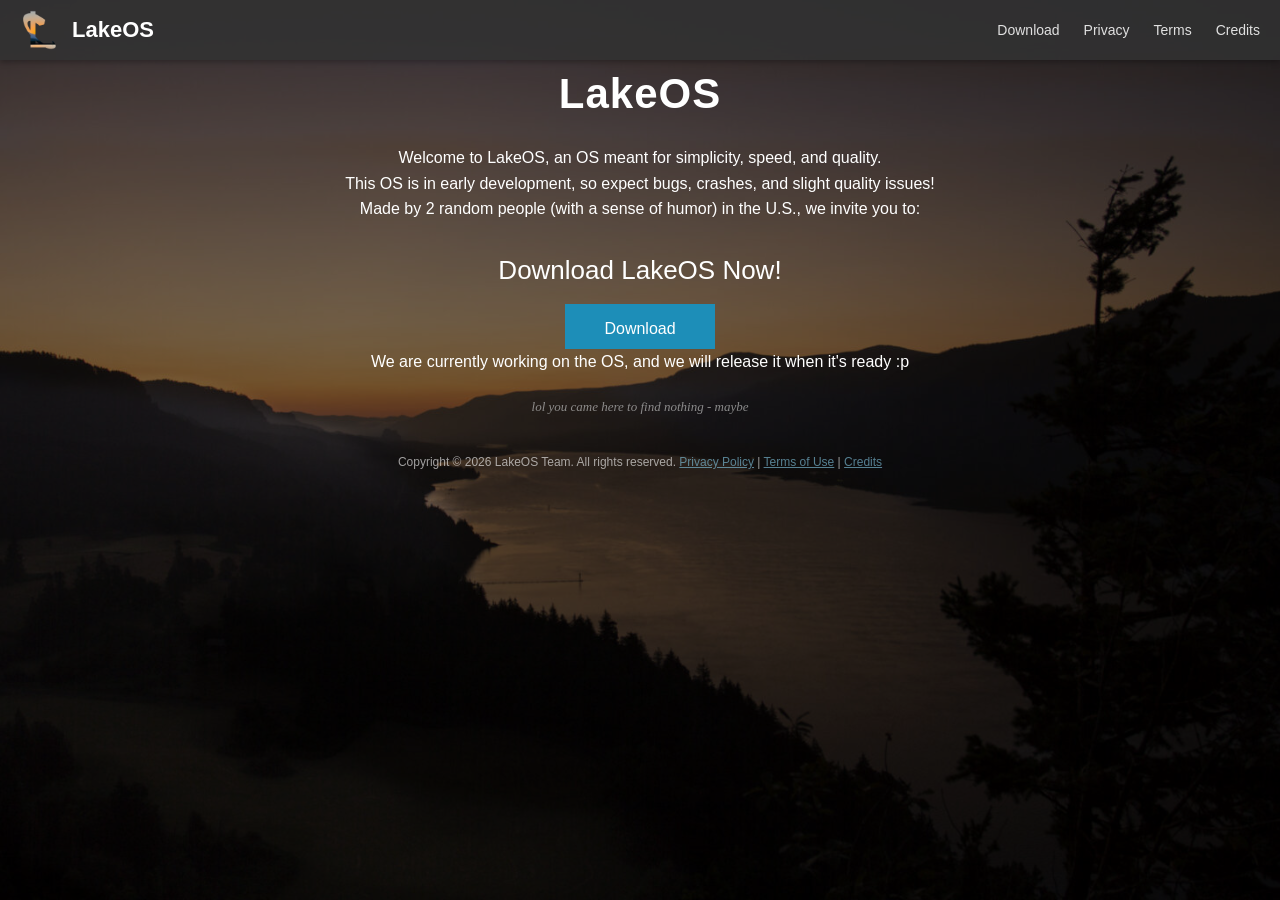
<file: index.html>
<!DOCTYPE html>
<html lang="en">
<head>
    <meta charset="UTF-8">
    <meta name="viewport" content="width=device-width, initial-scale=1.0">
    <title>LakeOS</title>
    <link rel="stylesheet" href="style.css">
    <link rel="icon" href="assets/transparent-lakeos-logo.png">
    <script src="script.js"></script>
</head>

<body>
<div id="announcement-wrapper" class="notification-bar" style="border:none; height:43px; width:100%; display:flex; align-items:center; justify-content:center; padding:0 0; overflow:hidden;"></div>
<script>
(function loadAnnouncement(){
    const wrapper = document.getElementById('announcement-wrapper');
    if(!wrapper) return;
    const url = 'announcement.html?_=' + Date.now();
    fetch(url).then(r=>r.text()).then(html=>{
        const doc = new DOMParser().parseFromString(html,'text/html');
        let cfg = {display:1, omit:[]};
        const meta = doc.querySelector('meta[name="announce-config"]');
        if (meta && meta.content) {
            try { cfg = JSON.parse(meta.content); } catch(e) {}
        } else {
            const cfgScript = doc.getElementById('announce-config');
            if (cfgScript) {
                try { cfg = JSON.parse(cfgScript.textContent); } catch(e) {}
            }
        }
        const page = (location.pathname.split('/').pop() || 'index.html');
        const omit = Array.isArray(cfg.omit) ? cfg.omit : [];
        if (String(cfg.display) === '0' || omit.indexOf(page) !== -1) {
            wrapper.innerHTML = '';
            wrapper.style.display = 'none';
            return;
        }
        wrapper.style.display = 'flex';
        wrapper.innerHTML = '<iframe src="announcement.html?_=' + Date.now() + '" style="border:none; height:43px; width:100%;"></iframe>';
    }).catch(()=>{wrapper.innerHTML=''; wrapper.style.display='none';});
    setTimeout(loadAnnouncement,5000);
})();
</script>
<header class="lakeos-header">
    <a href="index.html" class="logo-link">
        <img src="assets/transparent-lakeos-logo.png" alt="LakeOS Logo" class="logo">
        <span class="logo-text">LakeOS</span>
    </a>
    <div class="menu-toggle" onclick="toggleMenu()">☰</div>
    <nav class="header-nav">
        <a href="download.html">Download</a>
        <a href="privacy.html">Privacy</a>
        <a href="terms.html">Terms</a>
        <a href="credits.html">Credits</a>
    </nav>
</header>
<h1 id="title" class="default">LakeOS</h1>
<p class="default">Welcome to LakeOS, an OS meant for simplicity, speed, and quality.</p>
<p class="default">This OS is in early development, so expect bugs, crashes, and slight quality issues!</p>
<p class="default"> Made by 2 random people (with a sense of humor) in the U.S., we invite you to:</p>
<h2 class="default" id="presentation">Download LakeOS Now!</h2>
<button class="default" id="download" onclick="goto('download.html')">Download</button>
<p class="default">We are currently working on the OS, and we will release it when it's ready :p</p>
<p class="quiet" id="whisper">lol you came here to find nothing - maybe</p>
<footer class="footer">Copyright © 2026 LakeOS Team. All rights reserved. <a href="privacy.html">Privacy Policy</a> | <a href="terms.html">Terms of Use</a> | <a href="credits.html">Credits</a></footer>    
</body>
</html>
</file>
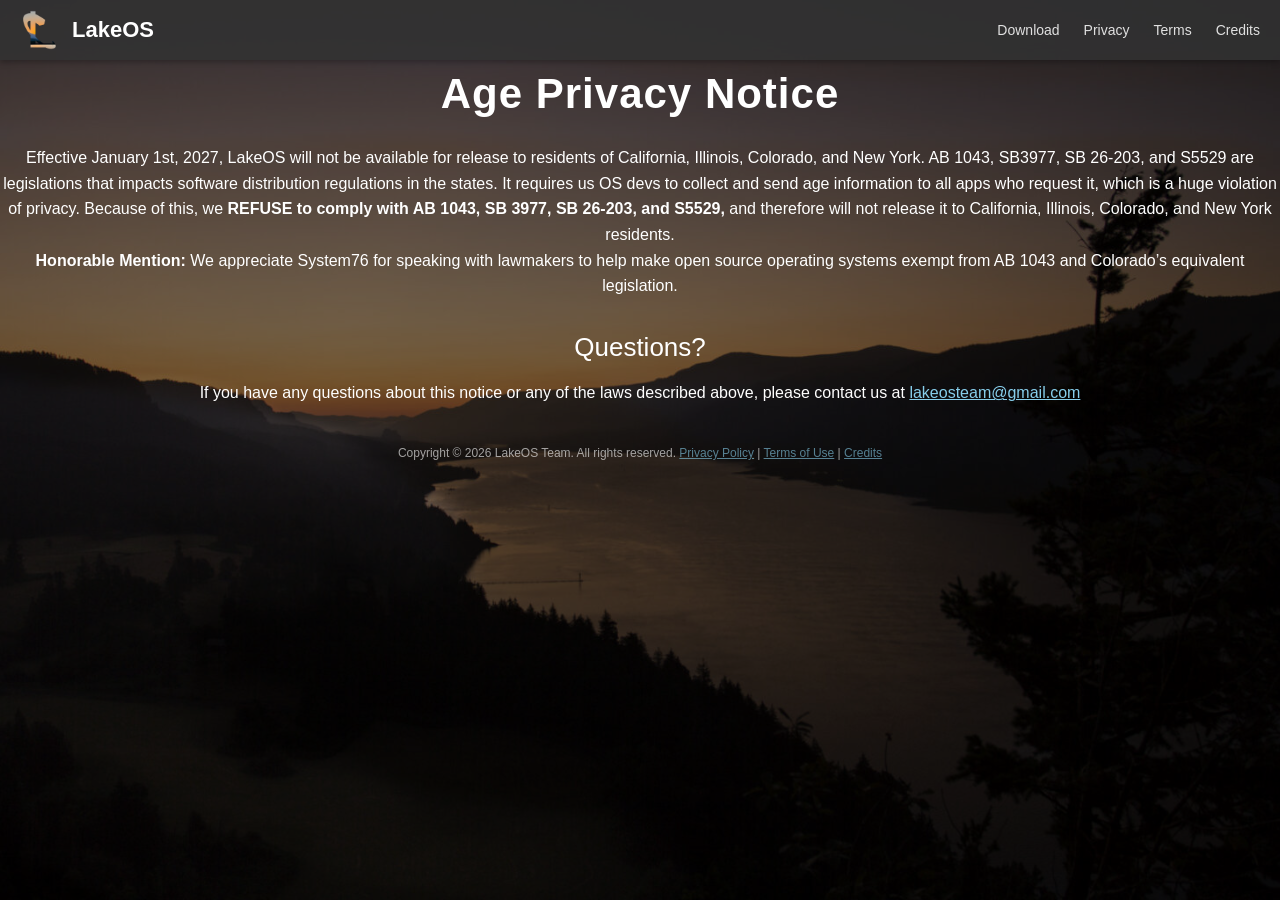
<file: ab1043.html>
<!DOCTYPE html>
<html lang="en">
<head>
    <meta charset="UTF-8">
    <meta name="viewport" content="width=device-width, initial-scale=1.0">
    <title>LakeOS - Age Privacy Notice</title>
    <link rel="stylesheet" href="style.css">
    <link rel="icon" href="assets/transparent-lakeos-logo.png">
    <script src="script.js"></script>
</head>
<body>
<div id="announcement-wrapper" class="notification-bar" style="border:none; height:43px; width:100%; display:flex; align-items:center; justify-content:center; padding:0; overflow:hidden;"></div>
<script>
(function loadAnnouncement(){
    const wrapper = document.getElementById('announcement-wrapper');
    if(!wrapper) return;
    const url = 'announcement.html?_=' + Date.now();
    fetch(url).then(r=>r.text()).then(html=>{
        const doc = new DOMParser().parseFromString(html,'text/html');
        let cfg = {display:1, omit:[]};
        const meta = doc.querySelector('meta[name="announce-config"]');
        if (meta && meta.content) {
            try { cfg = JSON.parse(meta.content); } catch(e) {}
        } else {
            const cfgScript = doc.getElementById('announce-config');
            if (cfgScript) {
                try { cfg = JSON.parse(cfgScript.textContent); } catch(e) {}
            }
        }
        const page = (location.pathname.split('/').pop() || 'index.html');
        const omit = Array.isArray(cfg.omit) ? cfg.omit : [];
        if (String(cfg.display) === '0' || omit.indexOf(page) !== -1) {
            wrapper.innerHTML = '';
            wrapper.style.display = 'none';
            return;
        }
        wrapper.style.display = 'flex';
        wrapper.innerHTML = '<iframe src="announcement.html?_=' + Date.now() + '" style="border:none; height:43px; width:100%;"></iframe>';
    }).catch(()=>{wrapper.innerHTML=''; wrapper.style.display='none';});
    setTimeout(loadAnnouncement,5000);
})();
</script>
<header class="lakeos-header">
    <a href="index.html" class="logo-link">
        <img src="assets/transparent-lakeos-logo.png" alt="LakeOS Logo" class="logo">
        <span class="logo-text">LakeOS</span>
    </a>
    <div class="menu-toggle" onclick="toggleMenu()">☰</div>
    <nav class="header-nav">
        <a href="download.html">Download</a>
        <a href="privacy.html">Privacy</a>
        <a href="terms.html">Terms</a>
        <a href="credits.html">Credits</a>
    </nav>
</header>
<h1 id="title" class="default">Age Privacy Notice</h1>
<p class="default">Effective January 1st, 2027, LakeOS will not be available for release to residents of California, Illinois, Colorado, and New York. AB 1043, SB3977, SB 26-203, and S5529 are legislations that impacts software distribution regulations in the states. It requires us OS devs to collect and send age information to all apps who request it, which is a huge violation of privacy. Because of this, we <b>REFUSE to comply with AB 1043, SB 3977, SB 26-203, and S5529,</b> and therefore will not release it to California, Illinois, Colorado, and New York residents.</p>
<p class="default"><b>Honorable Mention:</b> We appreciate System76 for speaking with lawmakers to help make open source operating systems exempt from AB 1043 and Colorado’s equivalent legislation.</p>

<h2 class="default" id="presentation">Questions?</h2>
<p class="default">If you have any questions about this notice or any of the laws described above, please contact us at <a href="mailto:lakeosteam@gmail.com">lakeosteam@gmail.com</a></p>

<footer class="footer">Copyright © 2026 LakeOS Team. All rights reserved. <a href="privacy.html">Privacy Policy</a> | <a href="terms.html">Terms of Use</a> | <a href="credits.html">Credits</a></footer>
</body>
</html>
</file>
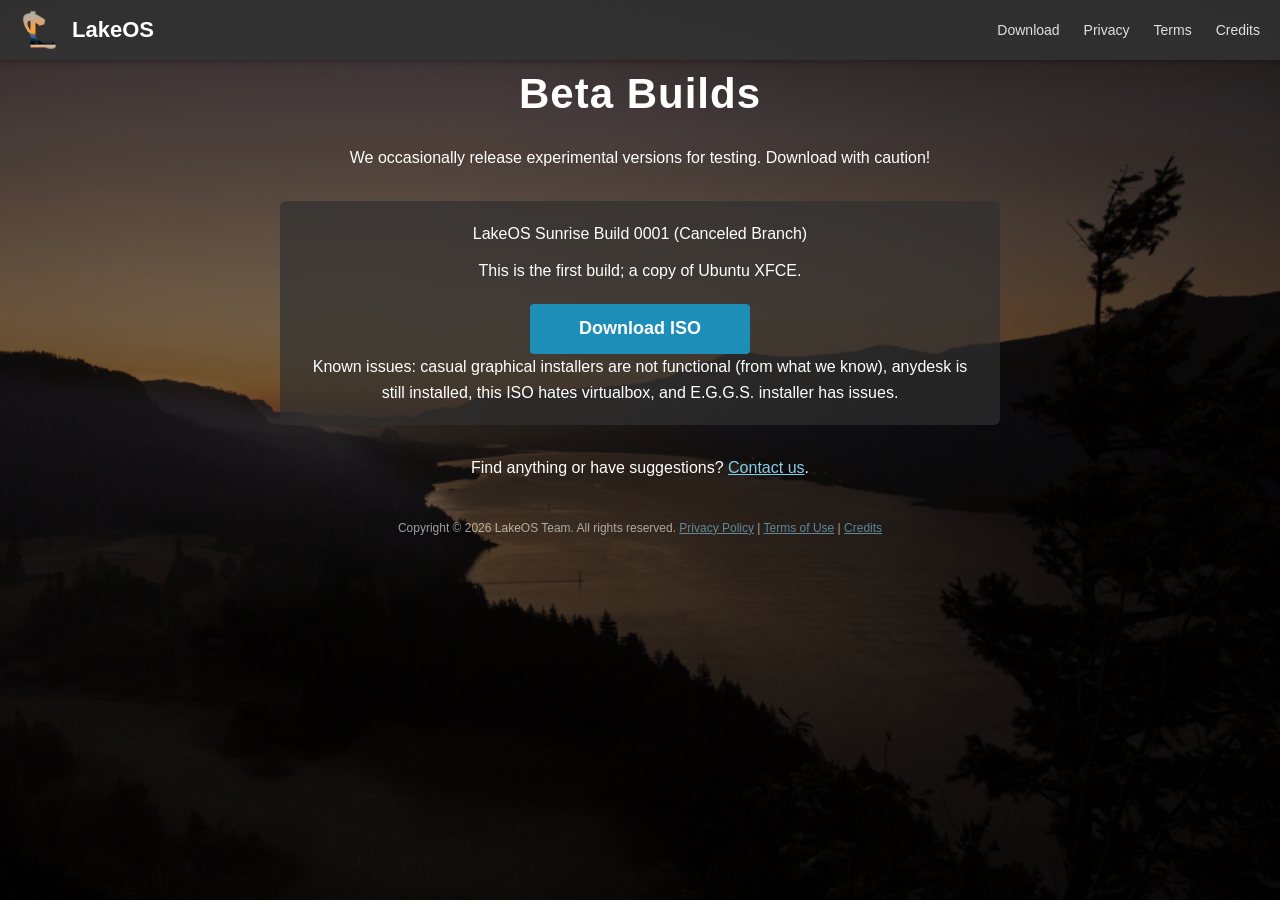
<file: beta.html>
<!DOCTYPE html>
<html lang="en">
<head>
    <meta charset="UTF-8">
    <meta name="viewport" content="width=device-width, initial-scale=1.0">
    <title>LakeOS Beta Builds</title>
    <link rel="stylesheet" href="style.css">
    <link rel="icon" href="assets/transparent-lakeos-logo.png">
    <script src="script.js"></script>
</head>
<body>
<div id="announcement-wrapper" class="notification-bar" style="border:none; height:43px; width:100%; display:flex; align-items:center; justify-content:center; padding:0; overflow:hidden;"></div>
<script>
(function loadAnnouncement(){
    const wrapper = document.getElementById('announcement-wrapper');
    if(!wrapper) return;
    const url = 'announcement.html?_=' + Date.now();
    fetch(url).then(r=>r.text()).then(html=>{
        const doc = new DOMParser().parseFromString(html,'text/html');
        let cfg = {display:1, omit:[]};
        const meta = doc.querySelector('meta[name="announce-config"]');
        if (meta && meta.content) {
            try { cfg = JSON.parse(meta.content); } catch(e) {}
        } else {
            const cfgScript = doc.getElementById('announce-config');
            if (cfgScript) {
                try { cfg = JSON.parse(cfgScript.textContent); } catch(e) {}
            }
        }
        const page = (location.pathname.split('/').pop() || 'index.html');
        const omit = Array.isArray(cfg.omit) ? cfg.omit : [];
        if (String(cfg.display) === '0' || omit.indexOf(page) !== -1) {
            wrapper.innerHTML = '';
            wrapper.style.display = 'none';
            return;
        }
        wrapper.style.display = 'flex';
        wrapper.innerHTML = '<iframe src="announcement.html?_=' + Date.now() + '" style="border:none; height:43px; width:100%;"></iframe>';
    }).catch(()=>{wrapper.innerHTML=''; wrapper.style.display='none';});
    setTimeout(loadAnnouncement,5000);
})();
</script>
<header class="lakeos-header">
    <a href="index.html" class="logo-link">
        <img src="assets/transparent-lakeos-logo.png" alt="LakeOS Logo" class="logo">
        <span class="logo-text">LakeOS</span>
    </a>
    <div class="menu-toggle" onclick="toggleMenu()">☰</div>
    <nav class="header-nav">
        <a href="download.html">Download</a>
        <a href="privacy.html">Privacy</a>
        <a href="terms.html">Terms</a>
        <a href="credits.html">Credits</a>
    </nav>
</header>
<h1 id="title" class="default">Beta Builds</h1>
<p class="default">We occasionally release experimental versions for testing. Download with caution!</p>

<section class="beta-section">
    <h2 class="default">LakeOS Sunrise Build 0001 (Canceled Branch)</h2>
    <p class="default">This is the first build; a copy of Ubuntu XFCE.</p>
    <button class="download-button" onclick="goto('https://sourceforge.net/projects/lakeos/files/LakeOS-Sunrise-BetaBuild0001-amd64.iso/download')">Download ISO</button>
    <p class="default">Known issues: casual graphical installers are not functional (from what we know), anydesk is still installed, this ISO hates virtualbox, and E.G.G.S. installer has issues. </p>
</section>
<p class="default" >Find anything or have suggestions? <a href="mailto:lakeosteam@gmail.com">Contact us</a>.</p>
<footer class="footer">Copyright © 2026 LakeOS Team. All rights reserved. <a href="privacy.html">Privacy Policy</a> | <a href="terms.html">Terms of Use</a> | <a href="credits.html">Credits</a></footer>
</body>
</html>
</file>
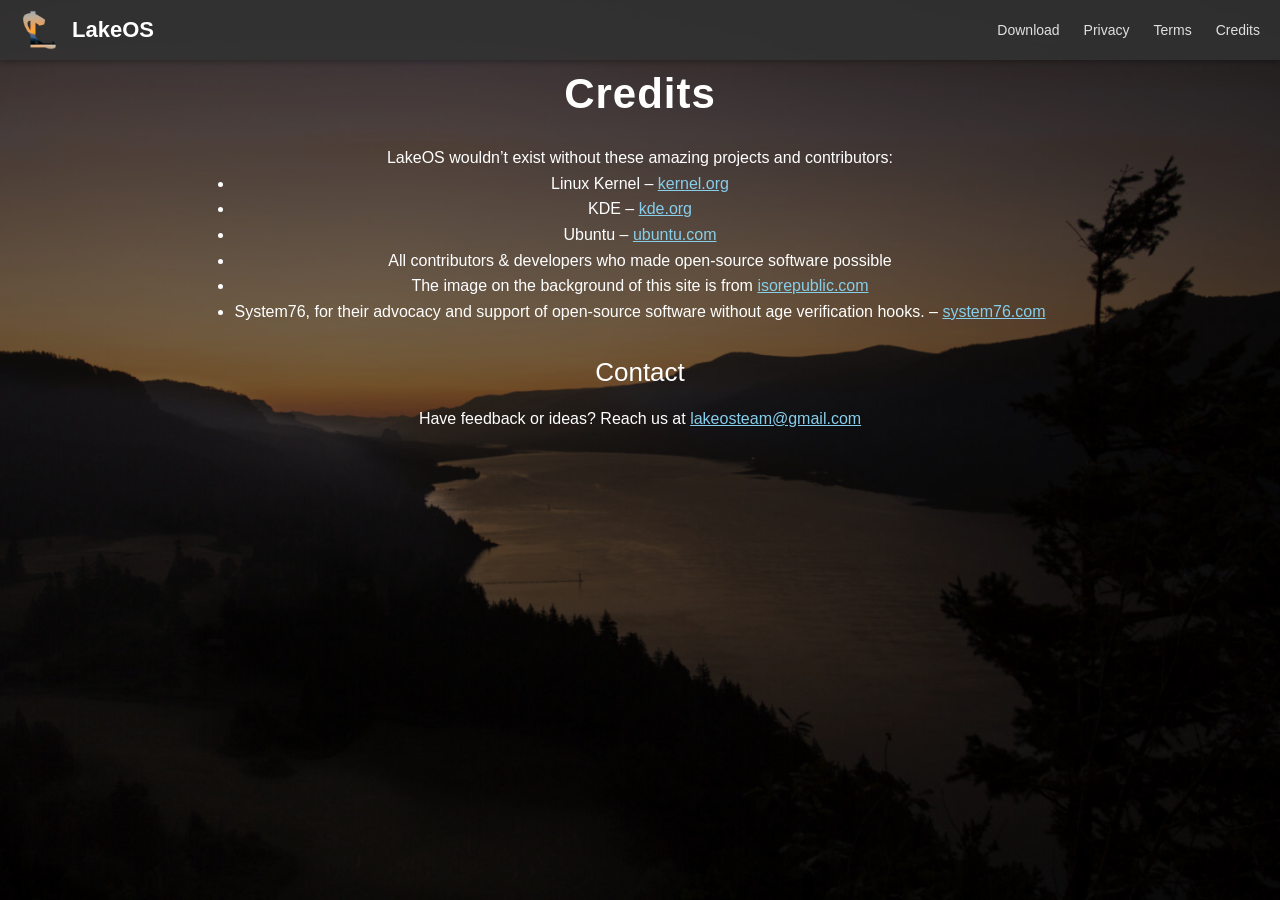
<file: credits.html>
<!DOCTYPE html>
<html lang="en">
<head>
    <meta charset="UTF-8">
    <meta name="viewport" content="width=device-width, initial-scale=1.0">
    <title>LakeOS Credits</title>
    <link rel="stylesheet" href="style.css">
    <link rel="icon" href="assets/transparent-lakeos-logo.png">
    <script src="script.js"></script>
</head>
<body>
<div id="announcement-wrapper" class="notification-bar" style="border:none; height:43px; width:100%; display:flex; align-items:center; justify-content:center; padding:0; overflow:hidden;"></div>
<script>
(function loadAnnouncement(){
    const wrapper = document.getElementById('announcement-wrapper');
    if(!wrapper) return;
    const url = 'announcement.html?_=' + Date.now();
    fetch(url).then(r=>r.text()).then(html=>{
        const doc = new DOMParser().parseFromString(html,'text/html');
        let cfg = {display:1, omit:[]};
        const meta = doc.querySelector('meta[name="announce-config"]');
        if (meta && meta.content) {
            try { cfg = JSON.parse(meta.content); } catch(e) {}
        } else {
            const cfgScript = doc.getElementById('announce-config');
            if (cfgScript) {
                try { cfg = JSON.parse(cfgScript.textContent); } catch(e) {}
            }
        }
        const page = (location.pathname.split('/').pop() || 'index.html');
        const omit = Array.isArray(cfg.omit) ? cfg.omit : [];
        if (String(cfg.display) === '0' || omit.indexOf(page) !== -1) {
            wrapper.innerHTML = '';
            wrapper.style.display = 'none';
            return;
        }
        wrapper.style.display = 'flex';
        wrapper.innerHTML = '<iframe src="announcement.html?_=' + Date.now() + '" style="border:none; height:43px; width:100%;"></iframe>';
    }).catch(()=>{wrapper.innerHTML=''; wrapper.style.display='none';});
    setTimeout(loadAnnouncement,5000);
})();
</script>
<header class="lakeos-header">
    <a href="index.html" class="logo-link">
        <img src="assets/transparent-lakeos-logo.png" alt="LakeOS Logo" class="logo">
        <span class="logo-text">LakeOS</span>
    </a>
    <div class="menu-toggle" onclick="toggleMenu()">☰</div>
    <nav class="header-nav">
        <a href="download.html">Download</a>
        <a href="privacy.html">Privacy</a>
        <a href="terms.html">Terms</a>
        <a href="credits.html">Credits</a>
    </nav>
</header>
    <h1 id="title" class="default">Credits</h1>
    <p class="default">LakeOS wouldn’t exist without these amazing projects and contributors:</p>

    <ul class="default">
        <li>Linux Kernel – <a href="https://www.kernel.org/" target="_blank">kernel.org</a></li>
        <li>KDE – <a href="https://www.kde.org/" target="_blank">kde.org</a></li>
        <li>Ubuntu – <a href="https://ubuntu.com/" target="_blank">ubuntu.com</a></li>
        <li>All contributors & developers who made open-source software possible</li>
        <li>The image on the background of this site is from <a href="/isorepublic.com/">isorepublic.com</a></li>
        <li>System76, for their advocacy and support of open-source software without age verification hooks. – <a href="https://system76.com/" target="_blank">system76.com</a></li>
    </ul>

    <h2 class="default" id="presentation">Contact</h2>
    <p class="default">Have feedback or ideas? Reach us at <a href="mailto:lakeosteam@gmail.com">lakeosteam@gmail.com</a></p>
</body>
</html>
</file>
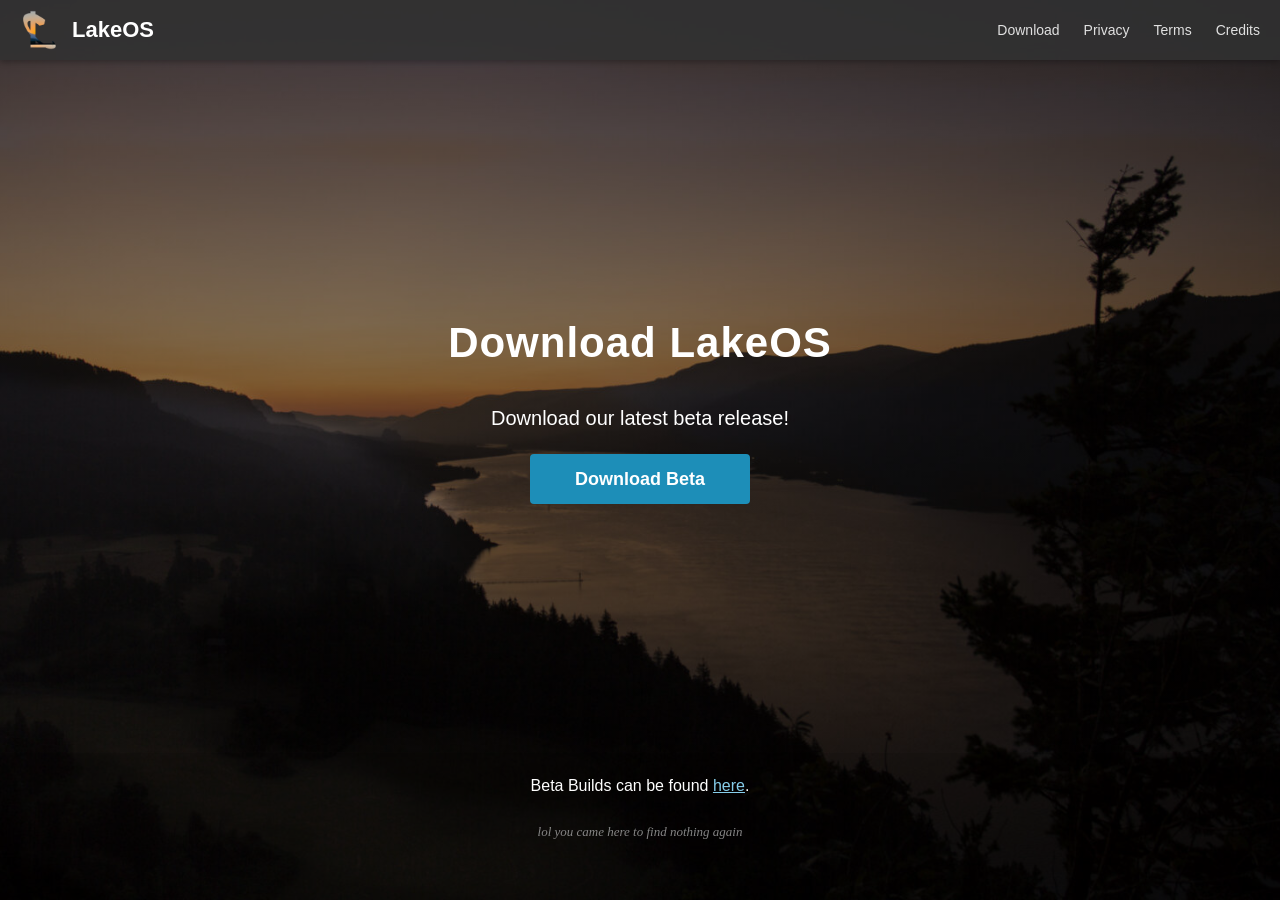
<file: download.html>
<!DOCTYPE html>
<html lang="en">
<head>
    <meta charset="UTF-8">
    <meta name="viewport" content="width=device-width, initial-scale=1.0">
    <title>LakeOS - Download</title>
    <link rel="stylesheet" href="style.css">   
    <link rel="icon" href="assets/transparent-lakeos-logo.png">
    <script src="script.js"></script>
</head>
<body>
        <div id="announcement-wrapper" class="notification-bar" style="border:none; height:43px; width:100%; display:flex; align-items:center; justify-content:center; padding:0 0; overflow:hidden;"></div>
        <script>
        (function loadAnnouncement(){
            const wrapper = document.getElementById('announcement-wrapper');
            if(!wrapper) return;
            const url = 'announcement.html?_=' + Date.now();
            fetch(url).then(r=>r.text()).then(html=>{
                const doc = new DOMParser().parseFromString(html,'text/html');
                let cfg = {display:1, omit:[]};
                const meta = doc.querySelector('meta[name="announce-config"]');
                if (meta && meta.content) {
                    try { cfg = JSON.parse(meta.content); } catch(e) {}
                } else {
                    const cfgScript = doc.getElementById('announce-config');
                    if (cfgScript) {
                        try { cfg = JSON.parse(cfgScript.textContent); } catch(e) {}
                    }
                }
                const page = (location.pathname.split('/').pop() || 'index.html');
                const omit = Array.isArray(cfg.omit) ? cfg.omit : [];
                if (String(cfg.display) === '0' || omit.indexOf(page) !== -1) {
                    wrapper.innerHTML = '';
                    wrapper.style.display = 'none';
                    return;
                }
                wrapper.style.display = 'flex';
                wrapper.innerHTML = '<iframe src="announcement.html?_=' + Date.now() + '" style="border:none; height:43px; width:100%;"></iframe>';
            }).catch(()=>{wrapper.innerHTML=''; wrapper.style.display='none';});
            setTimeout(loadAnnouncement,5000);
        })();
        </script>
    <header class="lakeos-header">
    <a href="index.html" class="logo-link">
        <img src="assets/transparent-lakeos-logo.png" alt="LakeOS Logo" class="logo">
        <span class="logo-text">LakeOS</span>
    </a>
    <div class="menu-toggle" onclick="toggleMenu()">☰</div>
    <nav class="header-nav">
        <a href="download.html">Download</a>
        <a href="privacy.html">Privacy</a>
        <a href="terms.html">Terms</a>
        <a href="credits.html">Credits</a>
    </nav>
    </header>
    <main class="download-page">
        <section class="hero">
            <h1 id="title" class="default">Download LakeOS</h1>
            <p class="default subtitle">Download our latest beta release!</p>
            <button class="download-button" onclick="goto('beta.html')" id="absolutely-nothing">Download Beta</button>
        </section>

        <section class="details">
            <p class="default">Beta Builds can be found <a href="beta.html">here</a>.</p>
            <p class="quiet">lol you came here to find nothing again</p>
        </section>
    </main>
</body>
</html>
</file>
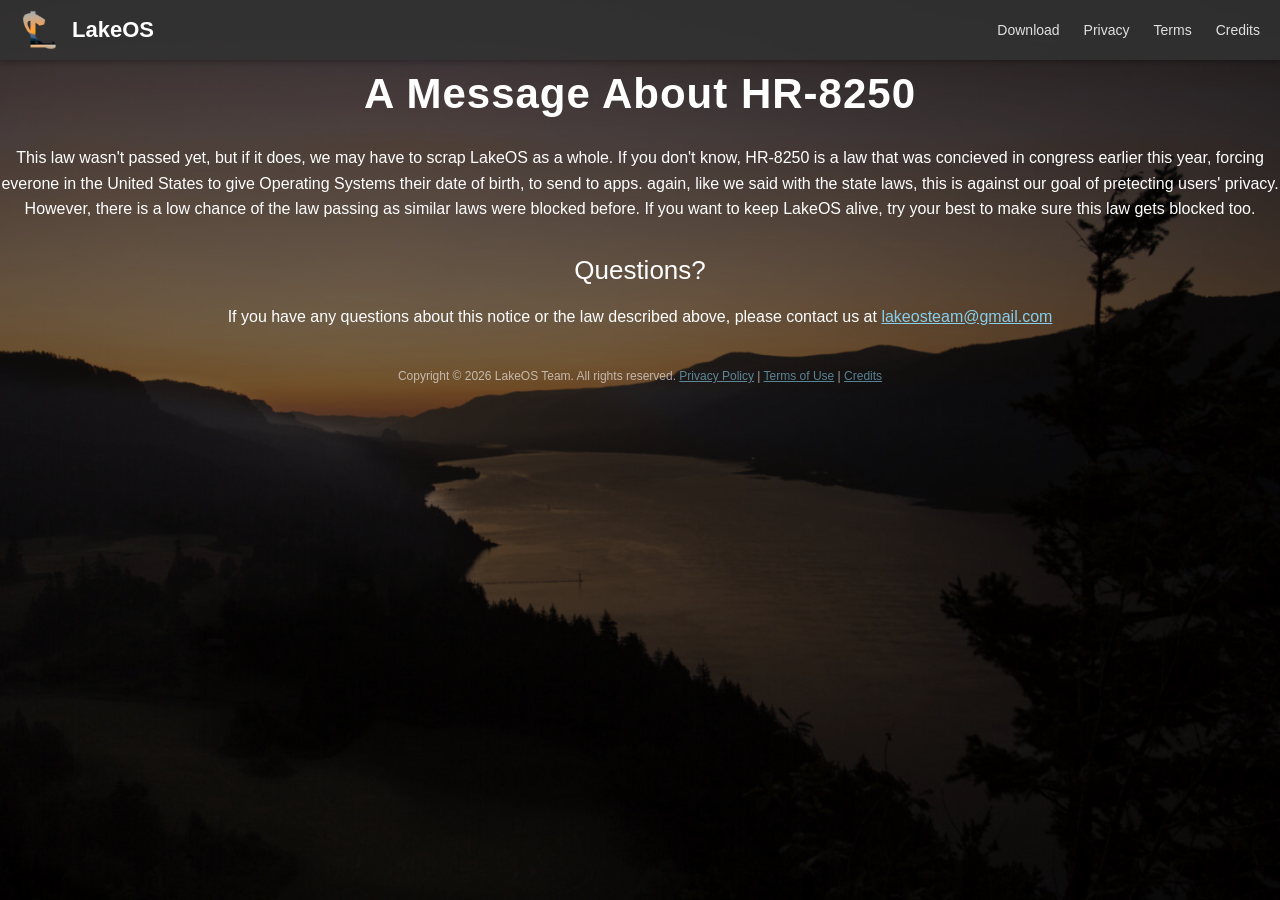
<file: hr8250.html>
<!DOCTYPE html>
<html lang="en">
<head>
    <meta charset="UTF-8">
    <meta name="viewport" content="width=device-width, initial-scale=1.0">
    <title>A Message About HR-8250</title>
    <link rel="stylesheet" href="style.css">
    <link rel="icon" href="assets/transparent-lakeos-logo.png">
    <script src="script.js"></script>
</head>
<body>
<div id="announcement-wrapper" class="notification-bar" style="border:none; height:43px; width:100%; display:flex; align-items:center; justify-content:center; padding:0; overflow:hidden;"></div>
<script>
(function loadAnnouncement(){
    const wrapper = document.getElementById('announcement-wrapper');
    if(!wrapper) return;
    const url = 'announcement.html?_=' + Date.now();
    fetch(url).then(r=>r.text()).then(html=>{
        const doc = new DOMParser().parseFromString(html,'text/html');
        let cfg = {display:1, omit:[]};
        const meta = doc.querySelector('meta[name="announce-config"]');
        if (meta && meta.content) {
            try { cfg = JSON.parse(meta.content); } catch(e) {}
        } else {
            const cfgScript = doc.getElementById('announce-config');
            if (cfgScript) {
                try { cfg = JSON.parse(cfgScript.textContent); } catch(e) {}
            }
        }
        const page = (location.pathname.split('/').pop() || 'index.html');
        const omit = Array.isArray(cfg.omit) ? cfg.omit : [];
        if (String(cfg.display) === '0' || omit.indexOf(page) !== -1) {
            wrapper.innerHTML = '';
            wrapper.style.display = 'none';
            return;
        }
        wrapper.style.display = 'flex';
        wrapper.innerHTML = '<iframe src="announcement.html?_=' + Date.now() + '" style="border:none; height:43px; width:100%;"></iframe>';
    }).catch(()=>{wrapper.innerHTML=''; wrapper.style.display='none';});
    setTimeout(loadAnnouncement,5000);
})();
</script>
<header class="lakeos-header">
    <a href="index.html" class="logo-link">
        <img src="assets/transparent-lakeos-logo.png" alt="LakeOS Logo" class="logo">
        <span class="logo-text">LakeOS</span>
    </a>
    <div class="menu-toggle" onclick="toggleMenu()">☰</div>
    <nav class="header-nav">
        <a href="download.html">Download</a>
        <a href="privacy.html">Privacy</a>
        <a href="terms.html">Terms</a>
        <a href="credits.html">Credits</a>
    </nav>
</header>
<h1 id="title" class="default">A Message About HR-8250</h1>
<p class="default">This law wasn't passed yet, but if it does, we may have to scrap LakeOS as a whole. If you don't know, HR-8250 is a law that was concieved in congress earlier this year, forcing everone in the United States to give Operating Systems their date of birth, to send to apps. again, like we said with the state laws, this is against our goal of pretecting users' privacy. However, there is a low chance of the law passing as similar laws were blocked before. If you want to keep LakeOS alive, try your best to make sure this law gets blocked too.</p>


<h2 class="default" id="presentation">Questions?</h2>
<p class="default">If you have any questions about this notice or the law described above, please contact us at <a href="mailto:lakeosteam@gmail.com">lakeosteam@gmail.com</a></p>

<footer class="footer">Copyright © 2026 LakeOS Team. All rights reserved. <a href="privacy.html">Privacy Policy</a> | <a href="terms.html">Terms of Use</a> | <a href="credits.html">Credits</a></footer>
</body>
</file>
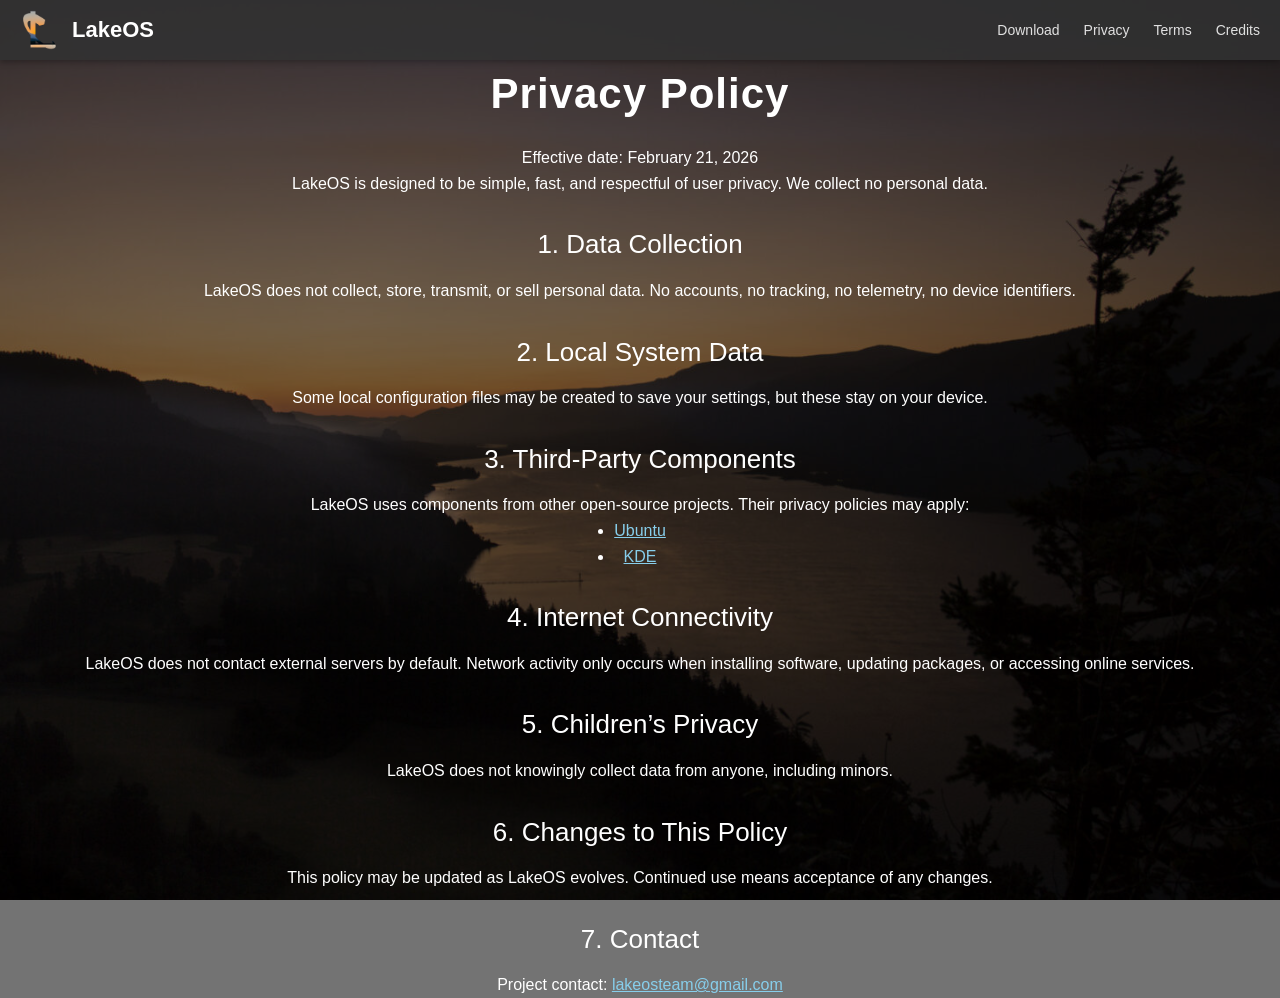
<file: privacy.html>
<!DOCTYPE html>
<html lang="en">
<head>
    <meta charset="UTF-8">
    <meta name="viewport" content="width=device-width, initial-scale=1.0">
    <title>LakeOS Privacy Policy</title>
    <link rel="stylesheet" href="style.css">
    <link rel="icon" href="assets/transparent-lakeos-logo.png">
    <script src="script.js"></script>
</head>
<body>
<div id="announcement-wrapper" class="notification-bar" style="border:none; height:43px; width:100%; display:flex; align-items:center; justify-content:center; padding:0; overflow:hidden;"></div>
<script>
(function loadAnnouncement(){
    const wrapper = document.getElementById('announcement-wrapper');
    if(!wrapper) return;
    const url = 'announcement.html?_=' + Date.now();
    fetch(url).then(r=>r.text()).then(html=>{
        const doc = new DOMParser().parseFromString(html,'text/html');
        let cfg = {display:1, omit:[]};
        const meta = doc.querySelector('meta[name="announce-config"]');
        if (meta && meta.content) {
            try { cfg = JSON.parse(meta.content); } catch(e) {}
        } else {
            const cfgScript = doc.getElementById('announce-config');
            if (cfgScript) {
                try { cfg = JSON.parse(cfgScript.textContent); } catch(e) {}
            }
        }
        const page = (location.pathname.split('/').pop() || 'index.html');
        const omit = Array.isArray(cfg.omit) ? cfg.omit : [];
        if (String(cfg.display) === '0' || omit.indexOf(page) !== -1) {
            wrapper.innerHTML = '';
            wrapper.style.display = 'none';
            return;
        }
        wrapper.style.display = 'flex';
        wrapper.innerHTML = '<iframe src="announcement.html?_=' + Date.now() + '" style="border:none; height:43px; width:100%;"></iframe>';
    }).catch(()=>{wrapper.innerHTML=''; wrapper.style.display='none';});
    setTimeout(loadAnnouncement,5000);
})();
</script>
<header class="lakeos-header">
    <a href="index.html" class="logo-link">
        <img src="assets/transparent-lakeos-logo.png" alt="LakeOS Logo" class="logo">
        <span class="logo-text">LakeOS</span>
    </a>
    <div class="menu-toggle" onclick="toggleMenu()">☰</div>
    <nav class="header-nav">
        <a href="download.html">Download</a>
        <a href="privacy.html">Privacy</a>
        <a href="terms.html">Terms</a>
        <a href="credits.html">Credits</a>
    </nav>
</header>
    <h1 id="title" class="default">Privacy Policy</h1>
    <p class="default">Effective date: February 21, 2026</p>

    <p class="default">LakeOS is designed to be simple, fast, and respectful of user privacy. We collect no personal data.</p>

    <h2 class="default" id="presentation">1. Data Collection</h2>
    <p class="default">LakeOS does not collect, store, transmit, or sell personal data. No accounts, no tracking, no telemetry, no device identifiers.</p>

    <h2 class="default" id="presentation">2. Local System Data</h2>
    <p class="default">Some local configuration files may be created to save your settings, but these stay on your device.</p>

    <h2 class="default" id="presentation">3. Third-Party Components</h2>
    <p class="default">LakeOS uses components from other open-source projects. Their privacy policies may apply:</p>
    <ul class="default">
        <li><a href="https://ubuntu.com/legal/privacy-policy" target="_blank">Ubuntu</a></li>
        <li> <a href="https://kde.org/privacypolicy-apps/" target="_blank">KDE</a></li>
    </ul>

    <h2 class="default" id="presentation">4. Internet Connectivity</h2>
    <p class="default">LakeOS does not contact external servers by default. Network activity only occurs when installing software, updating packages, or accessing online services.</p>

    <h2 class="default" id="presentation">5. Children’s Privacy</h2>
    <p class="default">LakeOS does not knowingly collect data from anyone, including minors.</p>

    <h2 class="default" id="presentation">6. Changes to This Policy</h2>
    <p class="default">This policy may be updated as LakeOS evolves. Continued use means acceptance of any changes.</p>

    <h2 class="default" id="presentation">7. Contact</h2>
    <p class="default">Project contact: <a href="mailto:lakeosteam@gmail.com">lakeosteam@gmail.com</a></p>
</body>
</html>
</file>
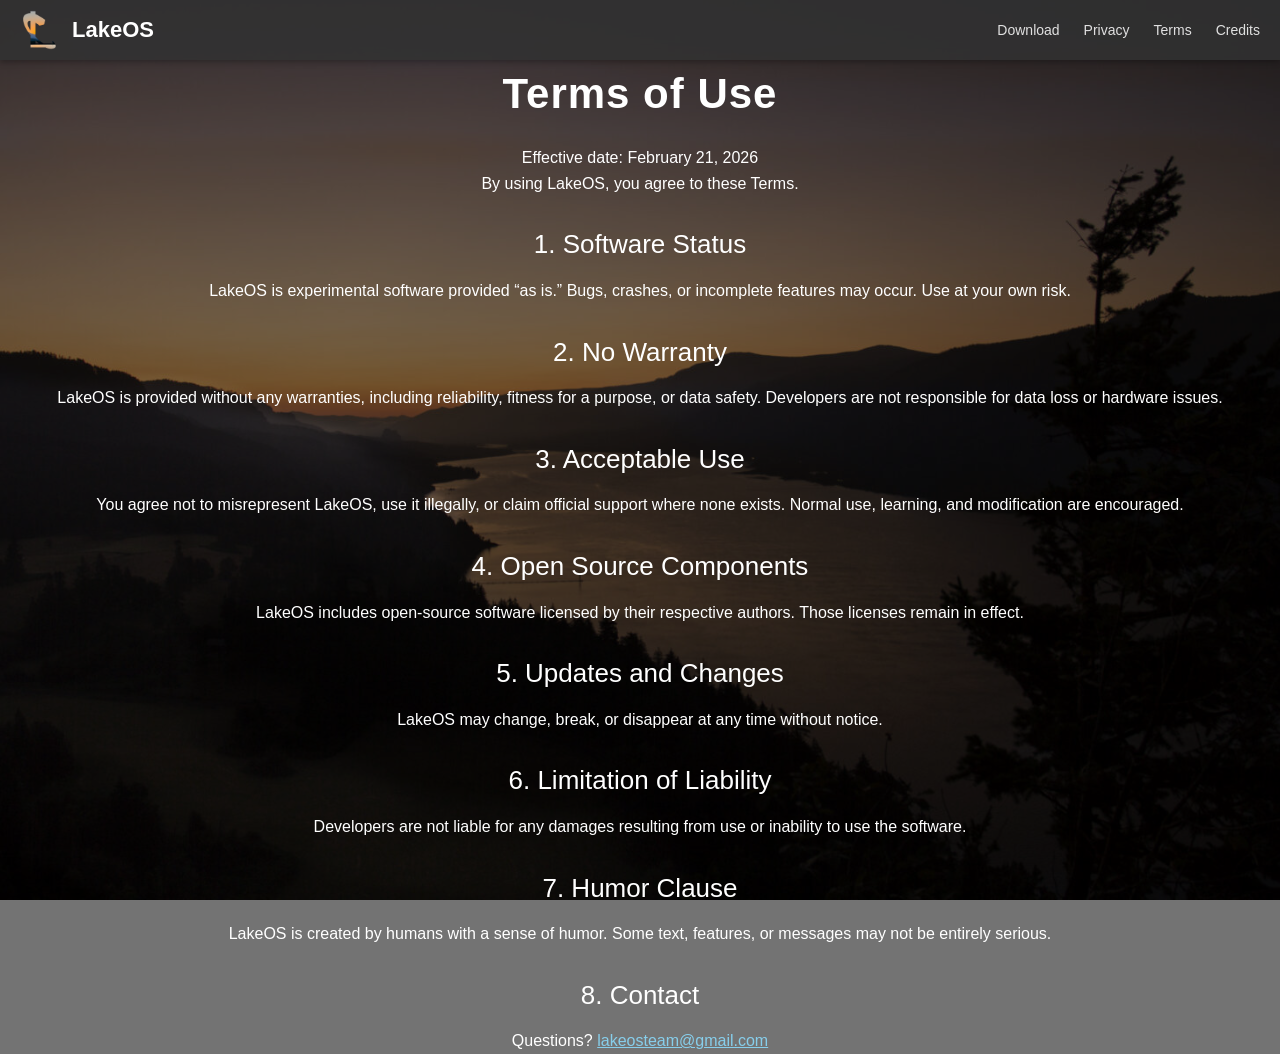
<file: terms.html>
<!DOCTYPE html>
<html lang="en">
<head>
    <meta charset="UTF-8">
    <meta name="viewport" content="width=device-width, initial-scale=1.0">
    <title>LakeOS Terms of Use</title>
    <link rel="stylesheet" href="style.css">
    <link rel="icon" href="assets/transparent-lakeos-logo.png">
</head>
<body>
<div id="announcement-wrapper" class="notification-bar" style="border:none; height:43px; width:100%; display:flex; align-items:center; justify-content:center; padding:0; overflow:hidden;"></div>
<script>
(function loadAnnouncement(){
    const wrapper = document.getElementById('announcement-wrapper');
    if(!wrapper) return;
    const url = 'announcement.html?_=' + Date.now();
    fetch(url).then(r=>r.text()).then(html=>{
        const doc = new DOMParser().parseFromString(html,'text/html');
        let cfg = {display:1, omit:[]};
        const meta = doc.querySelector('meta[name="announce-config"]');
        if (meta && meta.content) {
            try { cfg = JSON.parse(meta.content); } catch(e) {}
        } else {
            const cfgScript = doc.getElementById('announce-config');
            if (cfgScript) {
                try { cfg = JSON.parse(cfgScript.textContent); } catch(e) {}
            }
        }
        const page = (location.pathname.split('/').pop() || 'index.html');
        const omit = Array.isArray(cfg.omit) ? cfg.omit : [];
        if (String(cfg.display) === '0' || omit.indexOf(page) !== -1) {
            wrapper.innerHTML = '';
            wrapper.style.display = 'none';
            return;
        }
        wrapper.style.display = 'flex';
        wrapper.innerHTML = '<iframe src="announcement.html?_=' + Date.now() + '" style="border:none; height:43px; width:100%;"></iframe>';
    }).catch(()=>{wrapper.innerHTML=''; wrapper.style.display='none';});
    setTimeout(loadAnnouncement,5000);
})();
</script>
<header class="lakeos-header">
    <a href="index.html" class="logo-link">
        <img src="assets/transparent-lakeos-logo.png" alt="LakeOS Logo" class="logo">
        <span class="logo-text">LakeOS</span>
    </a>
    <div class="menu-toggle" onclick="toggleMenu()">☰</div>
    <nav class="header-nav">
        <a href="download.html">Download</a>
        <a href="privacy.html">Privacy</a>
        <a href="terms.html">Terms</a>
        <a href="credits.html">Credits</a>
    </nav>
</header>
    <h1 id="title" class="default">Terms of Use</h1>
    <p class="default">Effective date: February 21, 2026</p>

    <p class="default">By using LakeOS, you agree to these Terms.</p>

    <h2 class="default" id="presentation">1. Software Status</h2>
    <p class="default">LakeOS is experimental software provided “as is.” Bugs, crashes, or incomplete features may occur. Use at your own risk.</p>

    <h2 class="default" id="presentation">2. No Warranty</h2>
    <p class="default">LakeOS is provided without any warranties, including reliability, fitness for a purpose, or data safety. Developers are not responsible for data loss or hardware issues.</p>

    <h2 class="default" id="presentation">3. Acceptable Use</h2>
    <p class="default">You agree not to misrepresent LakeOS, use it illegally, or claim official support where none exists. Normal use, learning, and modification are encouraged.</p>

    <h2 class="default" id="presentation">4. Open Source Components</h2>
    <p class="default">LakeOS includes open-source software licensed by their respective authors. Those licenses remain in effect.</p>

    <h2 class="default" id="presentation">5. Updates and Changes</h2>
    <p class="default">LakeOS may change, break, or disappear at any time without notice.</p>

    <h2 class="default" id="presentation">6. Limitation of Liability</h2>
    <p class="default">Developers are not liable for any damages resulting from use or inability to use the software.</p>

    <h2 class="default" id="presentation">7. Humor Clause</h2>
    <p class="default">LakeOS is created by humans with a sense of humor. Some text, features, or messages may not be entirely serious.</p>

    <h2 class="default" id="presentation">8. Contact</h2>
    <p class="default">Questions? <a href="mailto:lakeosteam@gmail.com">lakeosteam@gmail.com</a></p>
</body>
</html>
</file>
<file: style.css>
/* Global defaults */
* {
    margin: 0;
    padding: 0;
    box-sizing: border-box;
}

/* Link styling */
a, a:visited {
    color: #87CEEB;
}

/* Notification bar container for iframe embed */
.notification-bar {
    width: 100%;
    height: 43px; /* Set to match the height of your text padding */
    border: none;
    display: block;
    z-index: 1000;
    position: sticky;
    top: 0;
}

.notification-bar a {
    color: white;
    text-decoration: underline;
}

.notification-bar a:hover {
    opacity: 0.9;
}

/* Header panel */
.lakeos-header {
    width: 100%;
    background-color: rgba(50, 50, 50, 0.85); /* grey, slightly transparent */
    display: flex;
    justify-content: space-between;
    align-items: center;
    padding: 10px 20px;
    position: sticky;
    top: 0;
    z-index: 999;
    box-shadow: 0 2px 6px rgba(0,0,0,0.3);
}

/* Logo + text link */
.logo-link {
    display: flex;
    align-items: center;
    text-decoration: none;
}

.logo {
    height: 40px;
    width: auto;
    margin-right: 12px;
}

.logo-text {
    font-family: Arial, sans-serif;
    font-weight: bold;
    font-size: 22px;
    color: white;
}

/* Navigation links */
.header-nav a {
    font-family: Arial, sans-serif;
    color: white;
    text-decoration: none;
    margin-left: 20px;
    font-size: 14px;
    opacity: 0.85;
    transition: opacity 0.2s ease;
}

.header-nav a:hover {
    opacity: 1;
}

/* Background */
body {
    margin: 0;
    padding: 0;
    min-height: 100vh;
    background-image: url('assets/lake-bg.jpg');
    background-attachment: fixed;
    background-size: cover;
    background-position: center;

    /* Center content vertically + horizontally */
    display: flex;
    flex-direction: column;
    align-items: center;
    justify-content: flex-start;

    /* Dark overlay for readability */
    background-color: rgba(0, 0, 0, 0.55);
    background-blend-mode: darken;
}

/* Main text style */
.default {
    font-family: Arial, sans-serif;
    font-size: 16px;
    font-weight: normal;
    text-align: center;
    line-height: 1.6;

    /* Better contrast */
    color: white;
}

/* Title */
#title {
    font-size: 42px;
    font-weight: 700;
    margin-bottom: 18px;
    letter-spacing: 1px;
}

/* Section heading */
#presentation {
    font-size: 26px;
    font-weight: 500;
    margin-top: 28px;
    margin-bottom: 12px;
}

/* Quiet text */
.quiet {
    font-size: 13px;
    color: #bbbbbb;
    text-align: center;
    margin-top: 25px;
    opacity: 0.7;
    font-style: italic;
}

.footer {
    font-family: Arial, sans-serif;
    font-size: 12px;
    color: #ffffff;
    text-align: center;
    margin-top: 40px;
    opacity: 0.6;
}

#download {
    background-color: #1d8eb8;
    color: white;
    border: none;
    padding: 12px 24px;
    font-size: 16px;
    border-radius: 0px;
    cursor: pointer;
    width: 150px;
    height: 45px;
    transition: background-color 0.3s ease;
}
#download:hover {
    background-color: #000000;
}

/* Download page immersive layout */
.download-button, #absolutely-nothing {
    font-size: 18px;
    font-weight: 600;
    margin-top: 20px;
    background-color: #1d8eb8;
    color: white;
    width: 220px;
    height: 50px;
    border: none;
    border-radius: 4px;
    cursor: pointer;
    opacity: 1;
    transition: opacity 0.3s ease, transform 0.2s ease;
}
.download-button:hover, #absolutely-nothing:hover {
    opacity: 0.85;
    transform: scale(1.05);
}

.download-page {
    width: 100%;
    flex: 1;
    display: flex;
    flex-direction: column;
}

.hero {
    flex: 1;
    width: 100%;
    background: linear-gradient(rgba(0,0,0,0.5), rgba(0,0,0,0.5)), url('assets/lake-bg.jpg') center/cover no-repeat;
    background-attachment: fixed;
    display: flex;
    flex-direction: column;
    align-items: center;
    justify-content: center;
    text-align: center;
    padding: 60px 20px;
}

.hero .subtitle {
    font-size: 20px;
    margin-top: 8px;
    opacity: 0.9;
}

.beta-section {
    margin: 30px auto;
    max-width: 720px;
    background-color: rgba(48,48,48,0.7);
    padding: 20px;
    border-radius: 6px;
    text-align: center;
}

.beta-section h2 {
    margin-bottom: 12px;
}

.beta-section .download-button {
    cursor: pointer;
    opacity: 1;
}
.details {
    padding: 20px;
    max-width: 720px;
    margin: 0 auto 40px;
}

/* animations */
@keyframes fadeIn {
    from { opacity: 0; transform: translateY(20px); }
    to { opacity: 1; transform: translateY(0); }
}

.hero h1, .hero .subtitle, .hero .download-button {
    opacity: 0;
    animation: fadeIn 0.8s ease forwards;
}

/* Responsive adjustments for download page */
@media (max-width: 600px) {
    .hero {
        padding: 80px 16px;
    }
    .hero #title {
        font-size: 32px;
    }
    .hero .subtitle {
        font-size: 18px;
    }
    .download-button, #absolutely-nothing {
        width: 180px;
        height: 45px;
    }
}

/* Menu toggle (hamburger) hidden by default */
.menu-toggle {
    display: none;
}

/* Mobile adjustments */
@media (max-width: 600px) {
    .logo {
        height: 30px;
    }
    .logo-text {
        font-size: 18px;
    }
    .header-nav {
        display: none;
        flex-direction: column;
        width: 100%;
        height: 100%;
        background-color: rgba(50,50,50,0.95);
        position: fixed;
        top: 0;
        left: 0;
        transform: translateX(-100%);
        transition: transform 0.3s ease, opacity 0.3s ease;
        opacity: 0;
        z-index: 1001;
        padding-top: 80px;
    }
    .header-nav.show {
        display: flex;
        transform: translateX(0);
        opacity: 1;
    }
    .header-nav a {
        margin: 20px 0;
        text-align: center;
        font-size: 18px;
    }
    .menu-toggle {
        display: block;
        cursor: pointer;
        font-size: 24px;
        color: white;
        transition: transform 0.3s ease;
        z-index: 1002;
    }
    .menu-toggle.open {
        transform: rotate(90deg);
    }
}
</file>
